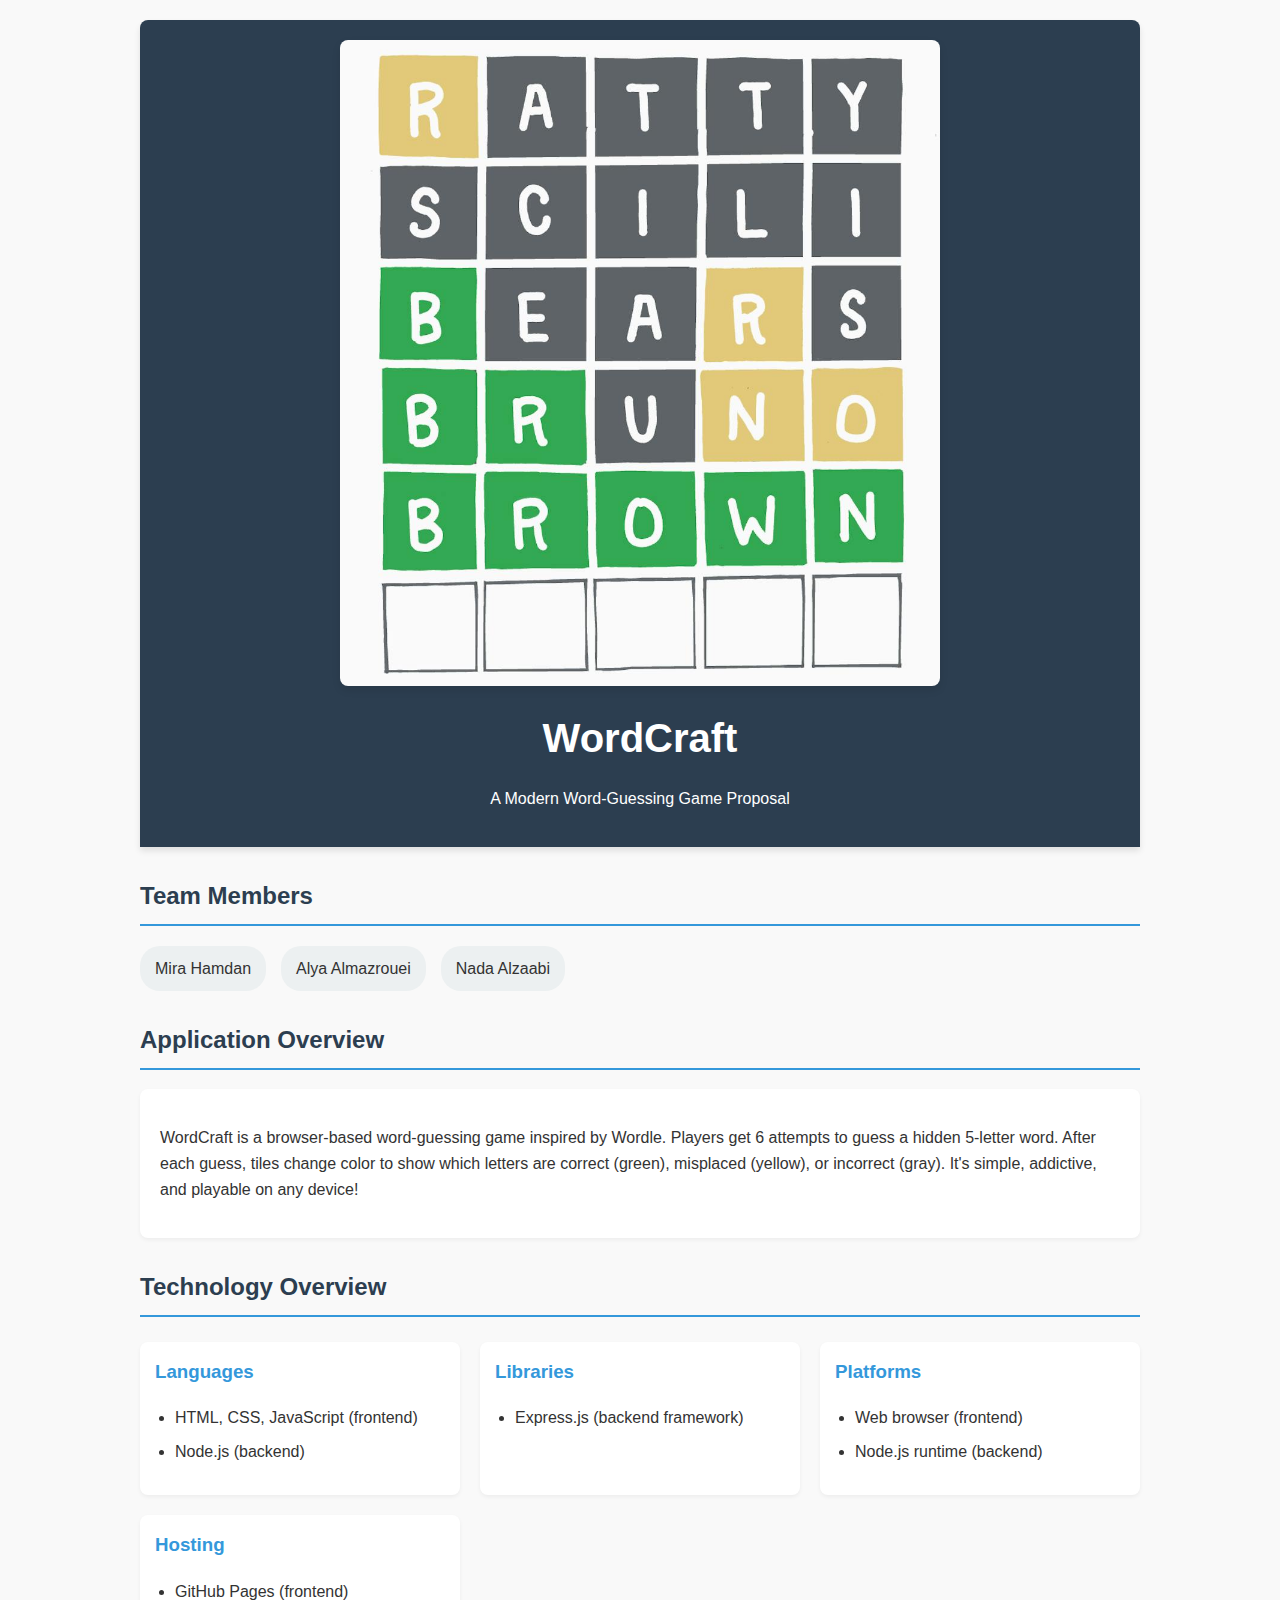
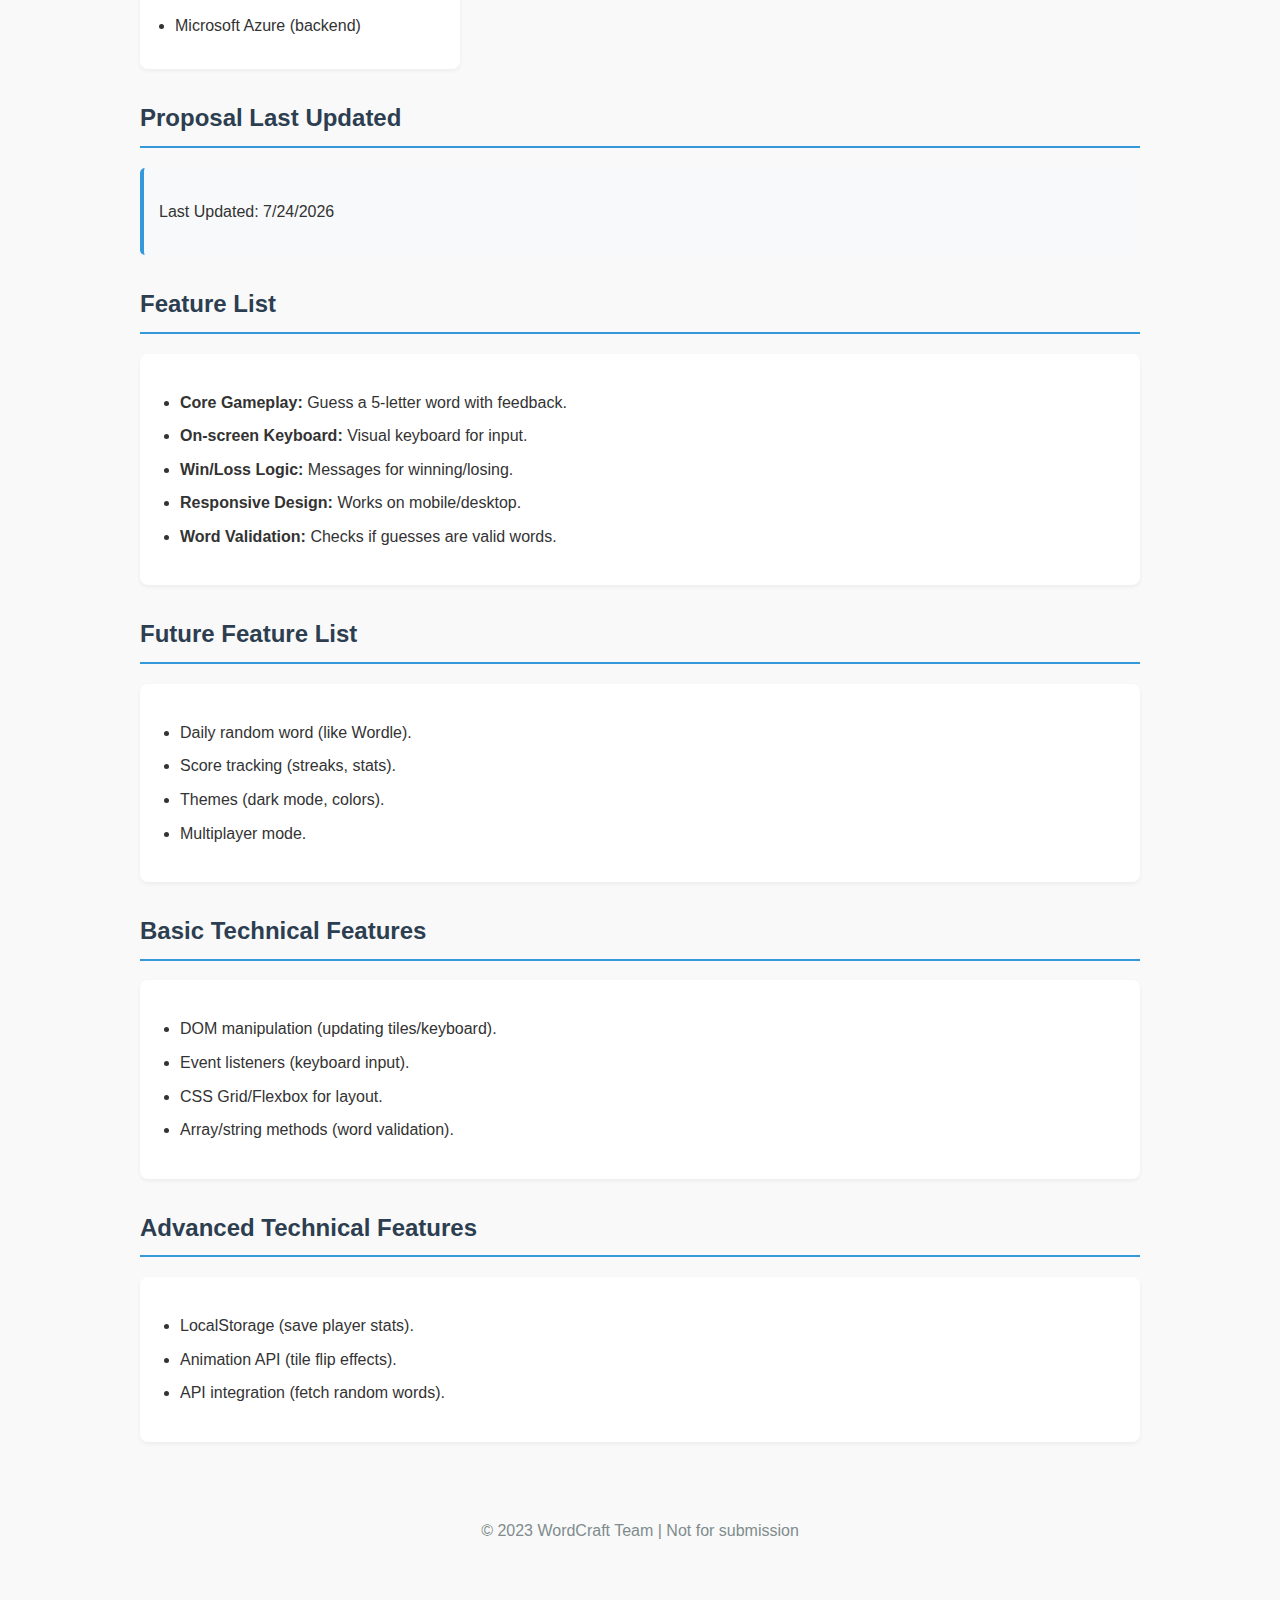
<file: index.html>
<!DOCTYPE html>
<html lang="en">
<head>
  <meta charset="UTF-8">
  <meta name="viewport" content="width=device-width, initial-scale=1.0">
  <title>WordCraft Proposal</title>
  <link rel="stylesheet" href="index.css">
</head>
<body>
  <div class="container">
    <header>
      <img src="wordcraft-screenshot.png.jpg" alt="WordCraft Game Screenshot" class="product-image">
      <h1>WordCraft</h1>
      <p>A Modern Word-Guessing Game Proposal</p>
    </header>

    <section id="team-members">
      <h2>Team Members</h2>
      <div class="team-members">
        <span class="member">Mira Hamdan</span>
        <span class="member">Alya Almazrouei</span>
        <span class="member">Nada Alzaabi</span>
      </div>
    </section>

    <section id="overview">
      <h2>Application Overview</h2>
      <div class="feature-list">
        <p>WordCraft is a browser-based word-guessing game inspired by Wordle. Players get 6 attempts to guess a hidden 5-letter word. After each guess, tiles change color to show which letters are correct (green), misplaced (yellow), or incorrect (gray). It's simple, addictive, and playable on any device!</p>
      </div>
    </section>

    <section id="technology">
      <h2>Technology Overview</h2>
      <div class="tech-grid">
        <div class="tech-card">
          <h3>Languages</h3>
          <ul>
            <li>HTML, CSS, JavaScript (frontend)</li>
            <li>Node.js (backend)</li>
          </ul>
        </div>
        <div class="tech-card">
          <h3>Libraries</h3>
          <ul>
            <li>Express.js (backend framework)</li>
          </ul>
        </div>
        <div class="tech-card">
          <h3>Platforms</h3>
          <ul>
            <li>Web browser (frontend)</li>
            <li>Node.js runtime (backend)</li>
          </ul>
        </div>
        <div class="tech-card">
          <h3>Hosting</h3>
          <ul>
            <li>GitHub Pages (frontend)</li>
            <li>Microsoft Azure (backend)</li>
          </ul>
        </div>
      </div>
    </section>

    <section id="proposal-date">
      <h2>Proposal Last Updated</h2>
      <div class="highlight">
        <p>Last Updated: <span id="current-date"></span></p>
      </div>
    </section>

    <section id="features">
      <h2>Feature List</h2>
      <div class="feature-list">
        <ul>
          <li><strong>Core Gameplay:</strong> Guess a 5-letter word with feedback.</li>
          <li><strong>On-screen Keyboard:</strong> Visual keyboard for input.</li>
          <li><strong>Win/Loss Logic:</strong> Messages for winning/losing.</li>
          <li><strong>Responsive Design:</strong> Works on mobile/desktop.</li>
          <li><strong>Word Validation:</strong> Checks if guesses are valid words.</li>
        </ul>
      </div>
    </section>

    <section id="future-features">
      <h2>Future Feature List</h2>
      <div class="feature-list">
        <ul>
          <li>Daily random word (like Wordle).</li>
          <li>Score tracking (streaks, stats).</li>
          <li>Themes (dark mode, colors).</li>
          <li>Multiplayer mode.</li>
        </ul>
      </div>
    </section>

    <section id="basic-tech">
      <h2>Basic Technical Features</h2>
      <div class="feature-list">
        <ul>
          <li>DOM manipulation (updating tiles/keyboard).</li>
          <li>Event listeners (keyboard input).</li>
          <li>CSS Grid/Flexbox for layout.</li>
          <li>Array/string methods (word validation).</li>
        </ul>
      </div>
    </section>

    <section id="advanced-tech">
      <h2>Advanced Technical Features</h2>
      <div class="feature-list">
        <ul>
          <li>LocalStorage (save player stats).</li>
          <li>Animation API (tile flip effects).</li>
          <li>API integration (fetch random words).</li>
        </ul>
      </div>
    </section>

    <footer>
      <p>© 2023 WordCraft Team | Not for submission</p>
    </footer>
  </div>

  <script>
    // Auto-update the current date
    document.getElementById('current-date').textContent = new Date().toLocaleDateString();
  </script>
</body>
</html>
</file>
<file: index.css>
:root {
  --primary: #2c3e50;
  --secondary: #3498db;
  --light: #ecf0f1;
  --dark: #2c3e50;
  --success: #2ecc71;
  --warning: #f39c12;
  --danger: #e74c3c;
}

body {
  font-family: 'Segoe UI', Tahoma, Geneva, Verdana, sans-serif;
  line-height: 1.6;
  margin: 0;
  padding: 0;
  background-color: #f9f9f9;
  color: #333;
}

.container {
  max-width: 1000px;
  margin: 0 auto;
  padding: 20px;
}

header {
  background-color: var(--primary);
  color: white;
  padding: 20px 0;
  text-align: center;
  border-radius: 8px 8px 0 0;
  margin-bottom: 30px;
  box-shadow: 0 4px 6px rgba(0, 0, 0, 0.1);
}

h1 {
  margin: 0;
  font-size: 2.5rem;
}

h2 {
  color: var(--primary);
  border-bottom: 2px solid var(--secondary);
  padding-bottom: 8px;
  margin-top: 30px;
}

h3 {
  color: var(--dark);
}

.team-members {
  display: flex;
  flex-wrap: wrap;
  gap: 15px;
  margin: 20px 0;
}

.member {
  background-color: var(--light);
  padding: 10px 15px;
  border-radius: 20px;
  font-weight: 500;
}

.feature-list {
  background-color: white;
  border-radius: 8px;
  padding: 20px;
  box-shadow: 0 2px 4px rgba(0, 0, 0, 0.05);
  margin-bottom: 30px;
}

ul {
  padding-left: 20px;
}

li {
  margin-bottom: 8px;
}

.tech-grid {
  display: grid;
  grid-template-columns: repeat(auto-fill, minmax(300px, 1fr));
  gap: 20px;
  margin: 25px 0;
}

.tech-card {
  background-color: white;
  border-radius: 8px;
  padding: 15px;
  box-shadow: 0 2px 4px rgba(0, 0, 0, 0.05);
}

.tech-card h3 {
  margin-top: 0;
  color: var(--secondary);
}

.highlight {
  background-color: #f8f9fa;
  padding: 15px;
  border-radius: 5px;
  border-left: 4px solid var(--secondary);
}

.product-image {
  width: 100%;
  max-width: 600px;
  display: block;
  margin: 0 auto 20px;
  border-radius: 8px;
  box-shadow: 0 4px 8px rgba(0,0,0,0.1);
}
footer {
  text-align: center;
  margin-top: 40px;
  padding: 20px;
  color: #7f8c8d;
}

@media (max-width: 768px) {
  .tech-grid {
    grid-template-columns: 1fr;
  }
}
</file>
